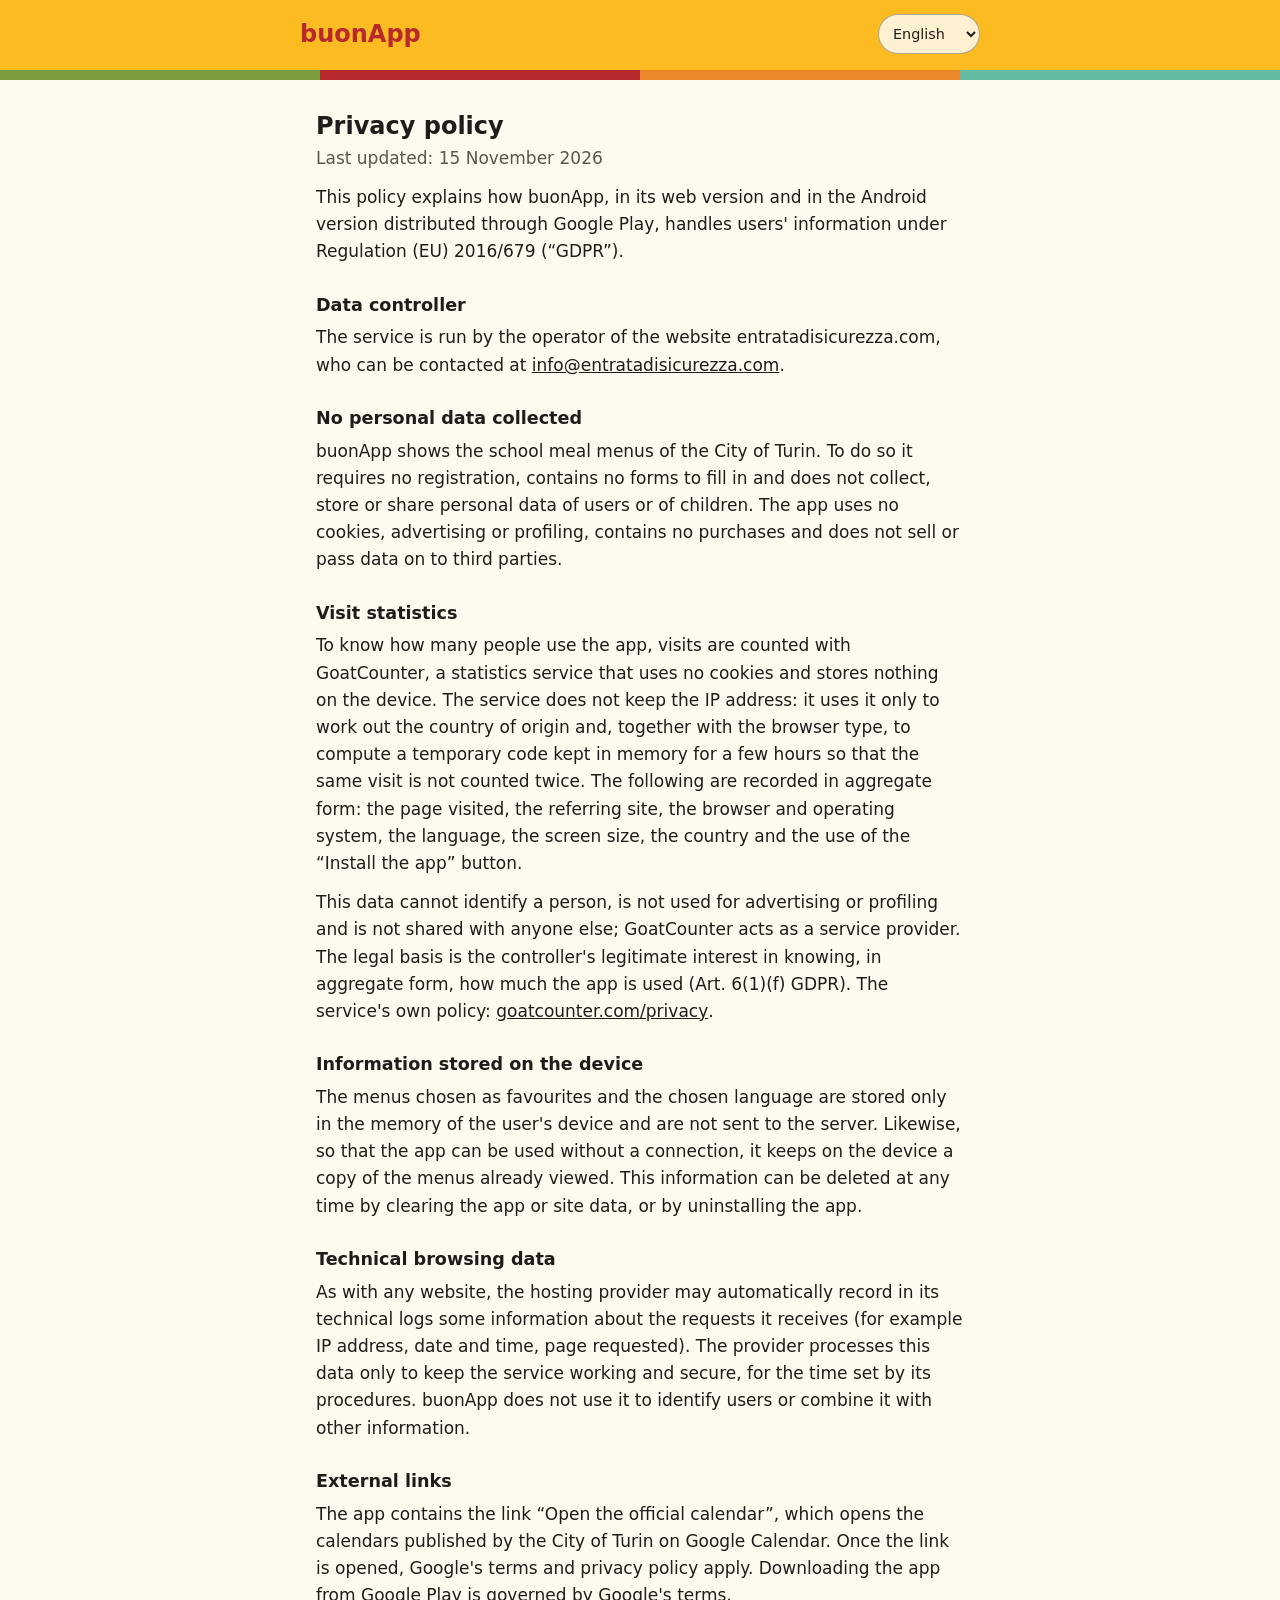
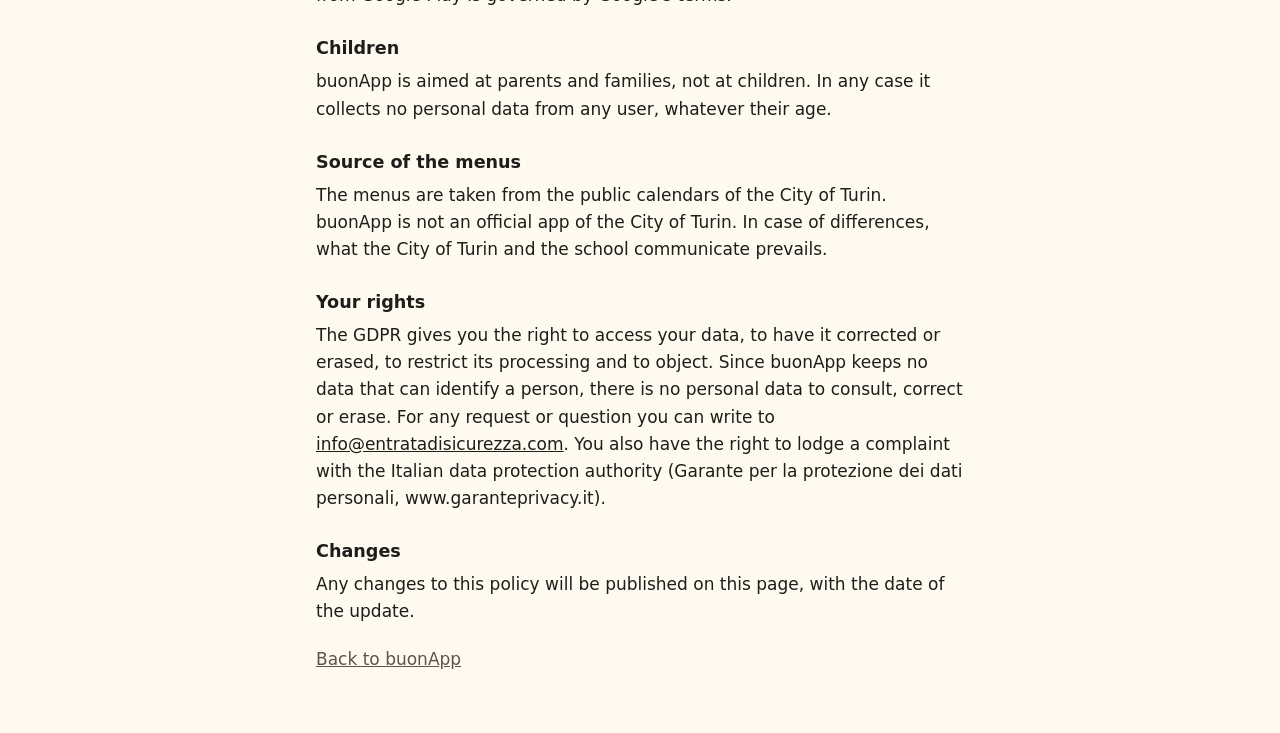
<file: play-store/privacy/buonapp/index.html>
<!doctype html>
<!-- File generato da docs/privacy/genera.py: non modificarlo a mano. -->
<html lang="it" dir="ltr">
<head>
<meta charset="utf-8">
<meta name="viewport" content="width=device-width, initial-scale=1, viewport-fit=cover">
<title>Informativa sulla privacy · buonApp</title>
<meta name="description" content="buonApp: informativa sulla privacy / privacy policy / politique de confidentialité / política de privacidad / سياسة الخصوصية">
<meta name="theme-color" content="#fcbb21">
<style>
:root{--giallo:#fcbb21;--verde:#7c9b3d;--rosso:#b8292d;--acqua:#63bba2;--arancio:#eb8829;
--sfondo:#fffaf0;--carta:#fff;--testo:#1f1d1a;--tenue:#5b554c;--bordo:#e8dfcf}
@media (prefers-color-scheme:dark){:root{--sfondo:#1b1915;--carta:#26231e;--testo:#f4efe6;--tenue:#c2b9aa;--bordo:#3a352d}}
*{box-sizing:border-box}html{-webkit-text-size-adjust:100%}
body{margin:0;background:var(--sfondo);color:var(--testo);
font:17px/1.6 system-ui,-apple-system,"Segoe UI",Roboto,"Noto Sans Arabic","Helvetica Neue",Arial,sans-serif}
header{background:var(--giallo);color:#1f1d1a;padding:calc(14px + env(safe-area-inset-top)) 16px 0}
.riga{max-width:680px;margin:0 auto;display:flex;align-items:center;justify-content:space-between;gap:12px;padding-bottom:16px}
.marchio{font-weight:800;font-size:1.5rem;color:#b8292d;text-decoration:none}
.strisce{height:10px;margin:0 -16px;background:linear-gradient(90deg,var(--verde) 0 25%,var(--rosso) 25% 50%,var(--arancio) 50% 75%,var(--acqua) 75% 100%)}
select{font:inherit;font-size:.9rem;min-height:40px;padding:4px 10px;border-radius:999px;border:1px solid rgb(31 29 26/.35);background:rgb(255 255 255/.8);color:#1f1d1a}
main{max-width:680px;margin:0 auto;padding:16px 16px 48px}
h1{font-size:1.5rem;line-height:1.2;margin:16px 0 4px}h2{font-size:1.1rem;line-height:1.3;margin:28px 0 8px}
p{margin:0 0 12px}.data,.torna{color:var(--tenue)}.torna{display:inline-block;margin-top:8px}
a{color:inherit}a:focus-visible,select:focus-visible{outline:3px solid var(--arancio);outline-offset:2px}
article + article{border-top:1px solid var(--bordo);margin-top:40px;padding-top:8px}
.js article{display:none}.js article.attiva{display:block;border:0;margin:0;padding:0}
</style>
<script>
(function(){var L={it:{dir:"ltr",titolo:"Informativa sulla privacy",etichetta:"Lingua"},en:{dir:"ltr",titolo:"Privacy policy",etichetta:"Language"},fr:{dir:"ltr",titolo:"Politique de confidentialité",etichetta:"Langue"},es:{dir:"ltr",titolo:"Política de privacidad",etichetta:"Idioma"},ar:{dir:"rtl",titolo:"سياسة الخصوصية",etichetta:"اللغة"}},d=document,h=d.documentElement,scelta='it',p=new URLSearchParams(location.search).get('lang'),s=null;
try{s=localStorage.getItem('buonapp.lingua')}catch(e){}
var c=[p,s].concat(navigator.languages||[navigator.language]);
for(var i=0;i<c.length;i++){var x=String(c[i]||'').toLowerCase().split('-')[0];if(L[x]){scelta=x;break}}
function mostra(l){h.lang=l;h.dir=L[l].dir;d.title=L[l].titolo+' · buonApp';
d.querySelectorAll('article').forEach(function(a){a.classList.toggle('attiva',a.lang===l)});
d.getElementById('lingua').value=l;d.getElementById('lingua').setAttribute('aria-label',L[l].etichetta)}
h.classList.add('js');d.addEventListener('DOMContentLoaded',function(){var sel=d.getElementById('lingua');sel.hidden=false;
sel.addEventListener('change',function(){mostra(sel.value);history.replaceState(null,'','?lang='+sel.value)});mostra(scelta)});})();
</script>
</head>
<body>
<header>
  <div class="riga">
    <a class="marchio" href="https://www.entratadisicurezza.com/buonapp/">buonApp</a>
    <select id="lingua" aria-label="Lingua" hidden><option value="it" lang="it">Italiano</option><option value="en" lang="en">English</option><option value="fr" lang="fr">Français</option><option value="es" lang="es">Español</option><option value="ar" lang="ar">العربية</option></select>
  </div>
  <div class="strisce" aria-hidden="true"></div>
</header>
<main>
  <article lang="it" dir="ltr">
    <h1>Informativa sulla privacy</h1>
    <p class="data">Ultimo aggiornamento: 15 novembre 2026</p>
    <p>La presente informativa descrive come buonApp, nella versione web e nella versione per Android distribuita tramite Google Play, tratta le informazioni degli utenti, ai sensi del Regolamento (UE) 2016/679 («GDPR»).</p>
    <h2>Titolare</h2>
    <p>Il titolare del servizio è il gestore del sito entratadisicurezza.com, che può essere contattato all'indirizzo <a href="mailto:info@entratadisicurezza.com" dir="ltr">info@entratadisicurezza.com</a>.</p>
    <h2>Nessun dato personale raccolto</h2>
    <p>buonApp mostra i menu della ristorazione scolastica della Città di Torino. Per farlo non richiede registrazione, non contiene moduli da compilare e non raccoglie, conserva o condivide dati personali degli utenti né dei bambini e delle bambine. L'applicazione non utilizza cookie, pubblicità o sistemi di profilazione, non contiene acquisti e non vende né cede dati a terzi.</p>
    <h2>Statistiche di visita</h2>
    <p>Per sapere quante persone usano l'applicazione, le visite sono contate con GoatCounter, un servizio di statistica che non usa cookie e non salva informazioni sul dispositivo. Il servizio non conserva l'indirizzo IP: lo utilizza solo per ricavare il paese di provenienza e, insieme al tipo di browser, per calcolare un codice temporaneo tenuto in memoria per poche ore, che serve a non contare due volte la stessa visita. Sono registrati in forma aggregata la pagina visitata, il sito di provenienza, il tipo di browser e di sistema operativo, la lingua, le dimensioni dello schermo, il paese e l'uso del pulsante «Installa l'app».</p>
    <p>Questi dati non permettono di identificare una persona, non sono utilizzati per pubblicità o profilazione e non sono condivisi con altri soggetti; GoatCounter agisce come fornitore del servizio. La base giuridica è il legittimo interesse del titolare a conoscere, in forma aggregata, quanto viene usata l'applicazione (art. 6, par. 1, lett. f del GDPR). Informativa del servizio: <a href="https://www.goatcounter.com/privacy" dir="ltr" rel="noopener">goatcounter.com/privacy</a>.</p>
    <h2>Informazioni salvate sul dispositivo</h2>
    <p>I menu scelti come preferiti e la lingua scelta sono salvati esclusivamente nella memoria del dispositivo dell'utente e non vengono trasmessi al server. Allo stesso modo, per consentire la consultazione anche in assenza di connessione, l'applicazione conserva sul dispositivo una copia dei menu già visualizzati. Tali informazioni possono essere eliminate in qualsiasi momento cancellando i dati dell'applicazione o del sito, oppure disinstallando l'applicazione.</p>
    <h2>Dati tecnici di navigazione</h2>
    <p>Come avviene per qualsiasi sito internet, il fornitore del servizio di hosting può registrare in modo automatico, nei propri log tecnici, alcune informazioni relative alle richieste ricevute (ad esempio indirizzo IP, data e ora, pagina richiesta). Tali dati sono trattati dal fornitore al solo fine di garantire il funzionamento e la sicurezza del servizio, per il tempo previsto dalle sue procedure. buonApp non li utilizza per identificare gli utenti né li associa ad altre informazioni.</p>
    <h2>Collegamenti esterni</h2>
    <p>L'applicazione contiene il collegamento «Vai al calendario ufficiale», che apre i calendari pubblicati dalla Città di Torino sul servizio Google Calendar. Una volta aperto il collegamento si applicano le condizioni e l'informativa privacy di Google. Il download dell'applicazione da Google Play è regolato dalle condizioni di Google.</p>
    <h2>Minori</h2>
    <p>buonApp è rivolta ai genitori e alle famiglie, non ai bambini. In ogni caso non raccoglie dati personali di alcun utente, qualunque sia la sua età.</p>
    <h2>Fonte dei menu</h2>
    <p>I menu sono ricavati dai calendari pubblici della Città di Torino. buonApp non è un'applicazione ufficiale della Città di Torino. In caso di differenze, fa fede quanto comunicato dalla Città di Torino e dalla scuola.</p>
    <h2>Diritti dell'utente</h2>
    <p>Il GDPR riconosce il diritto di accedere ai propri dati, di farli correggere o cancellare, di limitarne il trattamento e di opporsi. Poiché buonApp non conserva dati che permettano di riconoscere una persona, non vi sono dati personali da consultare, correggere o cancellare. Per qualsiasi richiesta o chiarimento è possibile scrivere a <a href="mailto:info@entratadisicurezza.com" dir="ltr">info@entratadisicurezza.com</a>. Resta salvo il diritto di proporre reclamo al Garante per la protezione dei dati personali (www.garanteprivacy.it).</p>
    <h2>Modifiche</h2>
    <p>Eventuali modifiche alla presente informativa saranno pubblicate su questa pagina, con l'indicazione della data di aggiornamento.</p>
    <p><a class="torna" href="https://www.entratadisicurezza.com/buonapp/?lang=it">Torna a buonApp</a></p>
  </article>
  <article lang="en" dir="ltr">
    <h1>Privacy policy</h1>
    <p class="data">Last updated: 15 November 2026</p>
    <p>This policy explains how buonApp, in its web version and in the Android version distributed through Google Play, handles users' information under Regulation (EU) 2016/679 (“GDPR”).</p>
    <h2>Data controller</h2>
    <p>The service is run by the operator of the website entratadisicurezza.com, who can be contacted at <a href="mailto:info@entratadisicurezza.com" dir="ltr">info@entratadisicurezza.com</a>.</p>
    <h2>No personal data collected</h2>
    <p>buonApp shows the school meal menus of the City of Turin. To do so it requires no registration, contains no forms to fill in and does not collect, store or share personal data of users or of children. The app uses no cookies, advertising or profiling, contains no purchases and does not sell or pass data on to third parties.</p>
    <h2>Visit statistics</h2>
    <p>To know how many people use the app, visits are counted with GoatCounter, a statistics service that uses no cookies and stores nothing on the device. The service does not keep the IP address: it uses it only to work out the country of origin and, together with the browser type, to compute a temporary code kept in memory for a few hours so that the same visit is not counted twice. The following are recorded in aggregate form: the page visited, the referring site, the browser and operating system, the language, the screen size, the country and the use of the “Install the app” button.</p>
    <p>This data cannot identify a person, is not used for advertising or profiling and is not shared with anyone else; GoatCounter acts as a service provider. The legal basis is the controller's legitimate interest in knowing, in aggregate form, how much the app is used (Art. 6(1)(f) GDPR). The service's own policy: <a href="https://www.goatcounter.com/privacy" dir="ltr" rel="noopener">goatcounter.com/privacy</a>.</p>
    <h2>Information stored on the device</h2>
    <p>The menus chosen as favourites and the chosen language are stored only in the memory of the user's device and are not sent to the server. Likewise, so that the app can be used without a connection, it keeps on the device a copy of the menus already viewed. This information can be deleted at any time by clearing the app or site data, or by uninstalling the app.</p>
    <h2>Technical browsing data</h2>
    <p>As with any website, the hosting provider may automatically record in its technical logs some information about the requests it receives (for example IP address, date and time, page requested). The provider processes this data only to keep the service working and secure, for the time set by its procedures. buonApp does not use it to identify users or combine it with other information.</p>
    <h2>External links</h2>
    <p>The app contains the link “Open the official calendar”, which opens the calendars published by the City of Turin on Google Calendar. Once the link is opened, Google's terms and privacy policy apply. Downloading the app from Google Play is governed by Google's terms.</p>
    <h2>Children</h2>
    <p>buonApp is aimed at parents and families, not at children. In any case it collects no personal data from any user, whatever their age.</p>
    <h2>Source of the menus</h2>
    <p>The menus are taken from the public calendars of the City of Turin. buonApp is not an official app of the City of Turin. In case of differences, what the City of Turin and the school communicate prevails.</p>
    <h2>Your rights</h2>
    <p>The GDPR gives you the right to access your data, to have it corrected or erased, to restrict its processing and to object. Since buonApp keeps no data that can identify a person, there is no personal data to consult, correct or erase. For any request or question you can write to <a href="mailto:info@entratadisicurezza.com" dir="ltr">info@entratadisicurezza.com</a>. You also have the right to lodge a complaint with the Italian data protection authority (Garante per la protezione dei dati personali, www.garanteprivacy.it).</p>
    <h2>Changes</h2>
    <p>Any changes to this policy will be published on this page, with the date of the update.</p>
    <p><a class="torna" href="https://www.entratadisicurezza.com/buonapp/?lang=en">Back to buonApp</a></p>
  </article>
  <article lang="fr" dir="ltr">
    <h1>Politique de confidentialité</h1>
    <p class="data">Dernière mise à jour : 15 novembre 2026</p>
    <p>Cette politique décrit comment buonApp, dans sa version web et dans sa version Android distribuée sur Google Play, traite les informations des utilisateurs, conformément au Règlement (UE) 2016/679 (« RGPD »).</p>
    <h2>Responsable du traitement</h2>
    <p>Le responsable du service est le gestionnaire du site entratadisicurezza.com, que l'on peut contacter à l'adresse <a href="mailto:info@entratadisicurezza.com" dir="ltr">info@entratadisicurezza.com</a>.</p>
    <h2>Aucune donnée personnelle collectée</h2>
    <p>buonApp affiche les menus de la restauration scolaire de la Ville de Turin. Pour cela, elle ne demande aucune inscription, ne contient aucun formulaire et ne collecte, ne conserve ni ne partage aucune donnée personnelle des utilisateurs ou des enfants. L'application n'utilise ni cookies, ni publicité, ni profilage, ne propose aucun achat et ne vend ni ne cède aucune donnée à des tiers.</p>
    <h2>Statistiques de visite</h2>
    <p>Pour savoir combien de personnes utilisent l'application, les visites sont comptées avec GoatCounter, un service de statistiques qui n'utilise pas de cookies et n'enregistre rien sur l'appareil. Le service ne conserve pas l'adresse IP : il l'utilise uniquement pour en déduire le pays d'origine et, avec le type de navigateur, pour calculer un code temporaire gardé en mémoire quelques heures, afin de ne pas compter deux fois la même visite. Sont enregistrés sous forme agrégée : la page visitée, le site de provenance, le navigateur et le système d'exploitation, la langue, la taille de l'écran, le pays et l'utilisation du bouton « Installer l'appli ».</p>
    <p>Ces données ne permettent pas d'identifier une personne, ne servent ni à la publicité ni au profilage et ne sont partagées avec personne ; GoatCounter agit en tant que prestataire. La base juridique est l'intérêt légitime du responsable à connaître, sous forme agrégée, l'utilisation de l'application (art. 6, par. 1, point f du RGPD). Politique du service : <a href="https://www.goatcounter.com/privacy" dir="ltr" rel="noopener">goatcounter.com/privacy</a>.</p>
    <h2>Informations enregistrées sur l'appareil</h2>
    <p>Les menus choisis comme favoris et la langue choisie sont enregistrés uniquement dans la mémoire de l'appareil de l'utilisateur et ne sont pas transmis au serveur. De même, pour permettre la consultation sans connexion, l'application conserve sur l'appareil une copie des menus déjà consultés. Ces informations peuvent être supprimées à tout moment en effaçant les données de l'application ou du site, ou en désinstallant l'application.</p>
    <h2>Données techniques de navigation</h2>
    <p>Comme pour tout site internet, l'hébergeur peut enregistrer automatiquement, dans ses journaux techniques, certaines informations sur les requêtes reçues (par exemple adresse IP, date et heure, page demandée). L'hébergeur traite ces données uniquement pour assurer le fonctionnement et la sécurité du service, pendant la durée prévue par ses procédures. buonApp ne les utilise pas pour identifier les utilisateurs et ne les associe à aucune autre information.</p>
    <h2>Liens externes</h2>
    <p>L'application contient le lien « Ouvrir le calendrier officiel », qui ouvre les calendriers publiés par la Ville de Turin sur Google Agenda. Une fois le lien ouvert, les conditions et la politique de confidentialité de Google s'appliquent. Le téléchargement de l'application depuis Google Play est régi par les conditions de Google.</p>
    <h2>Mineurs</h2>
    <p>buonApp s'adresse aux parents et aux familles, pas aux enfants. Dans tous les cas, elle ne collecte aucune donnée personnelle, quel que soit l'âge de l'utilisateur.</p>
    <h2>Source des menus</h2>
    <p>Les menus proviennent des calendriers publics de la Ville de Turin. buonApp n'est pas une application officielle de la Ville de Turin. En cas de différence, ce que communiquent la Ville de Turin et l'école fait foi.</p>
    <h2>Droits de l'utilisateur</h2>
    <p>Le RGPD reconnaît le droit d'accéder à ses données, de les faire rectifier ou effacer, d'en limiter le traitement et de s'y opposer. Comme buonApp ne conserve aucune donnée permettant de reconnaître une personne, il n'y a pas de données personnelles à consulter, rectifier ou effacer. Pour toute demande ou précision, vous pouvez écrire à <a href="mailto:info@entratadisicurezza.com" dir="ltr">info@entratadisicurezza.com</a>. Vous conservez le droit d'introduire une réclamation auprès de l'autorité italienne de protection des données (Garante per la protezione dei dati personali, www.garanteprivacy.it).</p>
    <h2>Modifications</h2>
    <p>Toute modification de cette politique sera publiée sur cette page, avec la date de mise à jour.</p>
    <p><a class="torna" href="https://www.entratadisicurezza.com/buonapp/?lang=fr">Retour à buonApp</a></p>
  </article>
  <article lang="es" dir="ltr">
    <h1>Política de privacidad</h1>
    <p class="data">Última actualización: 15 de noviembre de 2026</p>
    <p>Esta política describe cómo buonApp, en su versión web y en la versión para Android distribuida a través de Google Play, trata la información de los usuarios, conforme al Reglamento (UE) 2016/679 («RGPD»).</p>
    <h2>Responsable</h2>
    <p>El responsable del servicio es el gestor del sitio entratadisicurezza.com, con quien se puede contactar en <a href="mailto:info@entratadisicurezza.com" dir="ltr">info@entratadisicurezza.com</a>.</p>
    <h2>No se recogen datos personales</h2>
    <p>buonApp muestra los menús del comedor escolar del Ayuntamiento de Turín. Para ello no pide registro, no contiene formularios y no recoge, conserva ni comparte datos personales de los usuarios ni de los niños y niñas. La aplicación no utiliza cookies, publicidad ni sistemas de elaboración de perfiles, no contiene compras y no vende ni cede datos a terceros.</p>
    <h2>Estadísticas de visitas</h2>
    <p>Para saber cuántas personas usan la aplicación, las visitas se cuentan con GoatCounter, un servicio de estadísticas que no usa cookies y no guarda nada en el dispositivo. El servicio no conserva la dirección IP: la utiliza solo para deducir el país de procedencia y, junto con el tipo de navegador, para calcular un código temporal que se mantiene en memoria unas horas y sirve para no contar dos veces la misma visita. Se registran de forma agregada la página visitada, el sitio de procedencia, el navegador y el sistema operativo, el idioma, el tamaño de la pantalla, el país y el uso del botón «Instalar la app».</p>
    <p>Estos datos no permiten identificar a una persona, no se utilizan para publicidad ni para elaborar perfiles y no se comparten con nadie más; GoatCounter actúa como proveedor del servicio. La base jurídica es el interés legítimo del responsable en conocer, de forma agregada, cuánto se usa la aplicación (art. 6, apdo. 1, letra f del RGPD). Política del servicio: <a href="https://www.goatcounter.com/privacy" dir="ltr" rel="noopener">goatcounter.com/privacy</a>.</p>
    <h2>Información guardada en el dispositivo</h2>
    <p>Los menús elegidos como favoritos y el idioma elegido se guardan únicamente en la memoria del dispositivo del usuario y no se envían al servidor. Del mismo modo, para poder consultarla sin conexión, la aplicación conserva en el dispositivo una copia de los menús ya vistos. Esta información se puede eliminar en cualquier momento borrando los datos de la aplicación o del sitio, o desinstalando la aplicación.</p>
    <h2>Datos técnicos de navegación</h2>
    <p>Como ocurre con cualquier sitio web, el proveedor de alojamiento puede registrar automáticamente, en sus registros técnicos, alguna información sobre las solicitudes recibidas (por ejemplo dirección IP, fecha y hora, página solicitada). El proveedor trata estos datos únicamente para garantizar el funcionamiento y la seguridad del servicio, durante el tiempo previsto en sus procedimientos. buonApp no los utiliza para identificar a los usuarios ni los asocia a otra información.</p>
    <h2>Enlaces externos</h2>
    <p>La aplicación contiene el enlace «Abrir el calendario oficial», que abre los calendarios publicados por el Ayuntamiento de Turín en Google Calendar. Una vez abierto el enlace se aplican las condiciones y la política de privacidad de Google. La descarga de la aplicación desde Google Play se rige por las condiciones de Google.</p>
    <h2>Menores</h2>
    <p>buonApp está dirigida a los padres y a las familias, no a los niños. En cualquier caso, no recoge datos personales de ningún usuario, sea cual sea su edad.</p>
    <h2>Fuente de los menús</h2>
    <p>Los menús proceden de los calendarios públicos del Ayuntamiento de Turín. buonApp no es una aplicación oficial del Ayuntamiento de Turín. En caso de diferencias, prevalece lo que comuniquen el Ayuntamiento de Turín y el colegio.</p>
    <h2>Derechos del usuario</h2>
    <p>El RGPD reconoce el derecho a acceder a los propios datos, a rectificarlos o suprimirlos, a limitar su tratamiento y a oponerse. Como buonApp no conserva datos que permitan reconocer a una persona, no hay datos personales que consultar, rectificar o suprimir. Para cualquier solicitud o aclaración se puede escribir a <a href="mailto:info@entratadisicurezza.com" dir="ltr">info@entratadisicurezza.com</a>. Se mantiene el derecho a presentar una reclamación ante la autoridad italiana de protección de datos (Garante per la protezione dei dati personali, www.garanteprivacy.it).</p>
    <h2>Cambios</h2>
    <p>Cualquier cambio en esta política se publicará en esta página, con la fecha de actualización.</p>
    <p><a class="torna" href="https://www.entratadisicurezza.com/buonapp/?lang=es">Volver a buonApp</a></p>
  </article>
  <article lang="ar" dir="rtl">
    <h1>سياسة الخصوصية</h1>
    <p class="data">آخر تحديث: 15 نوفمبر 2026</p>
    <p>توضّح هذه السياسة كيف يتعامل تطبيق buonApp، في نسخته على الويب وفي نسخته لنظام أندرويد الموزَّعة عبر Google Play، مع معلومات المستخدمين، وفقًا للّائحة الأوروبية (EU) 2016/679 (اللائحة العامة لحماية البيانات «GDPR»).</p>
    <h2>المسؤول عن المعالجة</h2>
    <p>المسؤول عن الخدمة هو مدير موقع entratadisicurezza.com، ويمكن التواصل معه على العنوان <a href="mailto:info@entratadisicurezza.com" dir="ltr">info@entratadisicurezza.com</a>.</p>
    <h2>لا تُجمع أي بيانات شخصية</h2>
    <p>يعرض buonApp قوائم طعام المطاعم المدرسية لبلدية تورينو. ولا يتطلّب ذلك أي تسجيل، ولا يحتوي التطبيق على نماذج للتعبئة، ولا يجمع أو يحفظ أو يشارك أي بيانات شخصية للمستخدمين أو للأطفال. لا يستخدم التطبيق ملفات تعريف الارتباط (الكوكيز) ولا الإعلانات ولا أنظمة التنميط، ولا يحتوي على مشتريات، ولا يبيع البيانات ولا يسلّمها لأطراف أخرى.</p>
    <h2>إحصاءات الزيارات</h2>
    <p>لمعرفة عدد الأشخاص الذين يستخدمون التطبيق، تُحصى الزيارات بواسطة GoatCounter، وهي خدمة إحصاءات لا تستخدم الكوكيز ولا تحفظ أي شيء على الجهاز. لا تحتفظ الخدمة بعنوان IP: تستخدمه فقط لمعرفة بلد الزائر، ومع نوع المتصفح لحساب رمز مؤقت يبقى في الذاكرة بضع ساعات حتى لا تُحسب الزيارة نفسها مرتين. وتُسجَّل بصورة مجمّعة: الصفحة التي تمت زيارتها، والموقع المُحيل، ونوع المتصفح ونظام التشغيل، واللغة، وحجم الشاشة، والبلد، واستخدام زر «ثبّت التطبيق».</p>
    <p>لا تسمح هذه البيانات بتحديد هوية أي شخص، ولا تُستخدم للإعلانات أو التنميط، ولا تُشارَك مع أي جهة أخرى؛ وتعمل GoatCounter بصفتها مزوّد خدمة. الأساس القانوني هو المصلحة المشروعة للمسؤول في معرفة مدى استخدام التطبيق بصورة مجمّعة (المادة 6، الفقرة 1، البند (و) من اللائحة). سياسة الخدمة: <a href="https://www.goatcounter.com/privacy" dir="ltr" rel="noopener">goatcounter.com/privacy</a>.</p>
    <h2>المعلومات المحفوظة على الجهاز</h2>
    <p>القوائم المختارة كمفضّلة واللغة المختارة تُحفظ فقط في ذاكرة جهاز المستخدم ولا تُرسل إلى الخادم. وكذلك، لإتاحة التصفح دون اتصال، يحتفظ التطبيق على الجهاز بنسخة من القوائم التي سبق عرضها. يمكن حذف هذه المعلومات في أي وقت بمسح بيانات التطبيق أو الموقع، أو بإلغاء تثبيت التطبيق.</p>
    <h2>بيانات التصفح التقنية</h2>
    <p>كما في أي موقع على الإنترنت، قد يسجّل مزوّد خدمة الاستضافة تلقائيًا، في سجلاته التقنية، بعض المعلومات عن الطلبات الواردة (مثل عنوان IP والتاريخ والوقت والصفحة المطلوبة). يعالج المزوّد هذه البيانات فقط لضمان عمل الخدمة وأمنها، وللمدة التي تحددها إجراءاته. لا يستخدمها buonApp لتحديد هوية المستخدمين ولا يربطها بأي معلومات أخرى.</p>
    <h2>الروابط الخارجية</h2>
    <p>يحتوي التطبيق على الرابط «افتح التقويم الرسمي»، الذي يفتح التقاويم التي تنشرها بلدية تورينو على خدمة Google Calendar. بعد فتح الرابط تنطبق شروط Google وسياسة الخصوصية الخاصة بها. تنزيل التطبيق من Google Play يخضع لشروط Google.</p>
    <h2>القاصرون</h2>
    <p>buonApp موجَّه إلى أولياء الأمور والعائلات، وليس إلى الأطفال. وفي كل الأحوال لا يجمع بيانات شخصية لأي مستخدم مهما كان عمره.</p>
    <h2>مصدر قوائم الطعام</h2>
    <p>قوائم الطعام مأخوذة من التقاويم العامة لبلدية تورينو. buonApp ليس تطبيقًا رسميًا لبلدية تورينو. عند وجود اختلاف، يُعتمد ما تبلّغه بلدية تورينو والمدرسة.</p>
    <h2>حقوق المستخدم</h2>
    <p>تمنح اللائحة العامة لحماية البيانات حق الوصول إلى البيانات الشخصية وتصحيحها أو حذفها وتقييد معالجتها والاعتراض عليها. وبما أن buonApp لا يحتفظ ببيانات تسمح بالتعرّف على شخص، فلا توجد بيانات شخصية للاطلاع عليها أو تصحيحها أو حذفها. لأي طلب أو استفسار يمكن الكتابة إلى <a href="mailto:info@entratadisicurezza.com" dir="ltr">info@entratadisicurezza.com</a>. ويبقى لكم الحق في تقديم شكوى إلى الهيئة الإيطالية لحماية البيانات الشخصية (Garante per la protezione dei dati personali، www.garanteprivacy.it).</p>
    <h2>التعديلات</h2>
    <p>أي تعديل على هذه السياسة سيُنشر في هذه الصفحة مع ذكر تاريخ التحديث.</p>
    <p><a class="torna" href="https://www.entratadisicurezza.com/buonapp/?lang=ar">العودة إلى buonApp</a></p>
  </article>
</main>
</body>
</html>
</file>
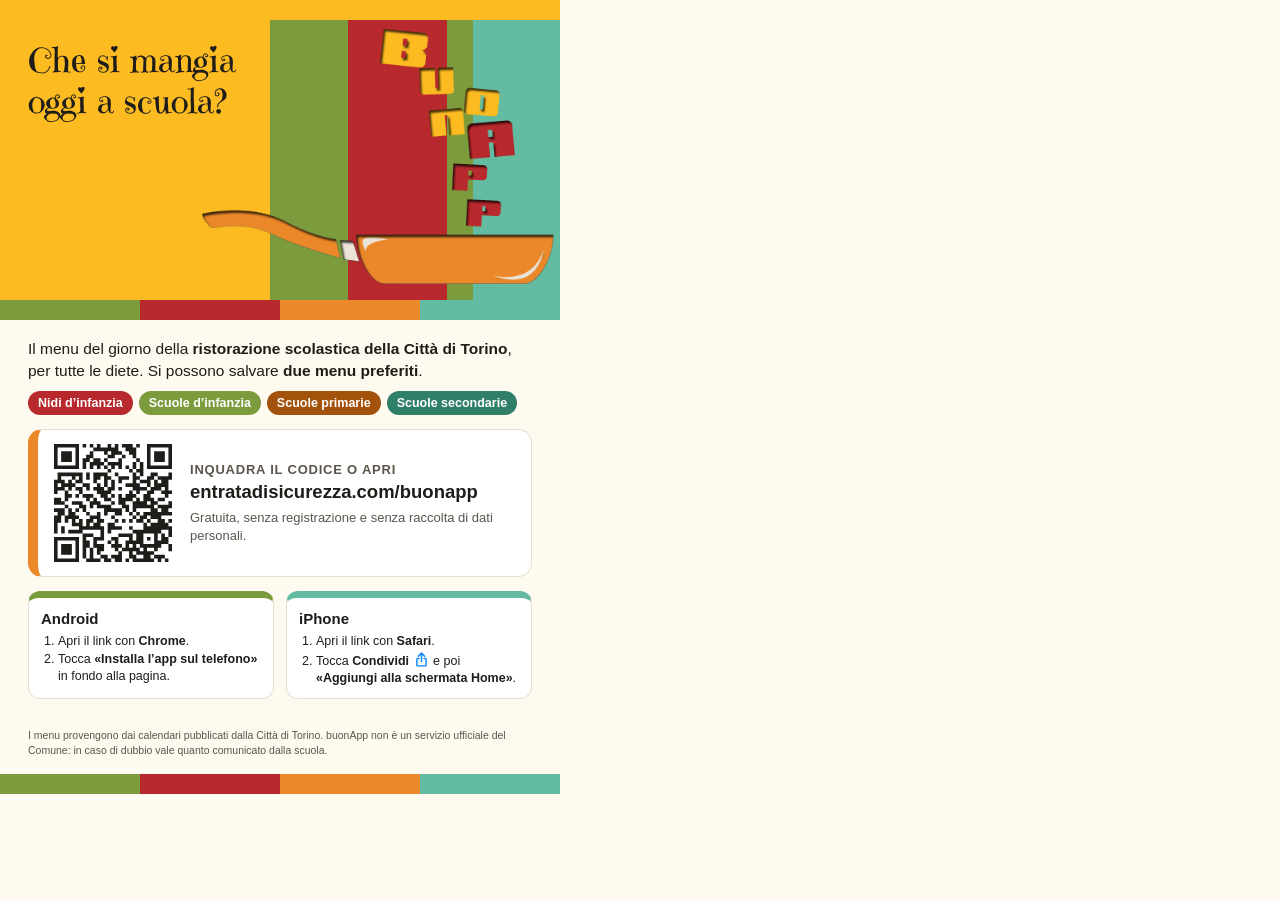
<file: docs/volantino/volantino.html>
<!doctype html>
<html lang="it"><head><meta charset="utf-8">
<style>
  @font-face { font-family: 'Black Ops One'; src: url(../../font/BlackOpsOne.woff2); }
  @font-face { font-family: 'Emilys Candy'; src: url(../../font/EmilysCandy.woff2); }
  :root { --giallo:#fcbb21; --verde:#7c9b3d; --rosso:#b8292d; --acqua:#63bba2; --arancio:#eb8829; --testo:#1f1d1a; --tenue:#5b554c; --carta:#fffaf0; }
  @page { size: 148mm 210mm; margin: 0; }
  * { box-sizing: border-box; }
  html, body { margin:0; }
  body { width:560px; height:794px; font-family: Inter, sans-serif; color: var(--testo); background: var(--carta); overflow:hidden; position:relative; }
  .testata { background: var(--giallo); height: 300px; position: relative; overflow:hidden; }
  .testata p { position:absolute; left:28px; top:40px; margin:0; font: 400 34px/1.2 'Emilys Candy', sans-serif; max-width: 210px; }
  .colonne { position:absolute; right:0; top:20px; bottom:0; width: 290px;
    background: linear-gradient(90deg, var(--verde) 0 27%, var(--rosso) 27% 61%, var(--verde) 61% 70%, var(--acqua) 70% 100%); }
  .testata img { position:absolute; right: 6px; bottom: 16px; width: 352px; }
  .strisce { height: 20px; background: linear-gradient(90deg, var(--verde) 0 25%, var(--rosso) 25% 50%, var(--arancio) 50% 75%, var(--acqua) 75% 100%); }
  .corpo { padding: 18px 28px 0; }
  .intro { font-size: 15.5px; line-height: 1.4; margin: 0 0 6px; }
  .fasce { display:flex; gap:6px; margin: 10px 0 14px; flex-wrap: wrap; }
  .fasce span { font-size: 12.5px; font-weight: 700; padding: 5px 10px; border-radius: 999px; color:#fff; }
  .link { display:flex; gap:18px; align-items:center; background:#fff; border:1px solid #e8dfcf; border-left: 10px solid var(--arancio); border-radius:14px; padding: 14px 16px; }
  .link img { width: 118px; height:118px; }
  .link b { display:block; font-size: 13px; text-transform: uppercase; letter-spacing: .06em; color: var(--tenue); }
  .link .url { font-size: 18.5px; font-weight: 800; margin: 4px 0 6px; word-break: break-all; }
  .link small { font-size: 13px; color: var(--tenue); line-height:1.35; display:block; }
  .istr { display:grid; grid-template-columns: 1fr 1fr; gap: 12px; margin-top: 14px; }
  .istr div { background:#fff; border:1px solid #e8dfcf; border-top: 7px solid var(--c); border-radius: 12px; padding: 10px 12px; font-size: 12.5px; line-height: 1.4; }
  .istr h2 { margin:0 0 4px; font-size: 15px; }
  .istr ol { margin:0; padding-left: 17px; }
  .condividi { width: 17px; height: 17px; vertical-align: -3px; }
  .piede { position:absolute; left:28px; right:28px; bottom: 26px; font-size: 10.5px; color: var(--tenue); line-height:1.4; }
  .fondo { position:absolute; left:0; right:0; bottom:0; }
</style></head>
<body>
  <div class="testata">
    <p>Che si mangia oggi a scuola?</p>
    <div class="colonne"></div>
    <img src="../../img/padella.png" alt="buonApp">
  </div>
  <div class="strisce"></div>
  <div class="corpo">
    <p class="intro">Il menu del giorno della <b>ristorazione scolastica della Città di Torino</b>, per tutte le diete. Si possono salvare <b>due menu preferiti</b>.</p>
    <div class="fasce">
      <span style="background:var(--rosso)">Nidi d’infanzia</span>
      <span style="background:var(--verde)">Scuole d’infanzia</span>
      <span style="background:#a3520b">Scuole primarie</span>
      <span style="background:#2f7f69">Scuole secondarie</span>
    </div>
    <div class="link">
      <img src="qr.svg" alt="">
      <div>
        <b>Inquadra il codice o apri</b>
        <div class="url">entratadisicurezza.com/buonapp</div>
        <small>Gratuita, senza registrazione e senza raccolta di dati personali.</small>
      </div>
    </div>
    <div class="istr">
      <div style="--c:var(--verde)">
        <h2>Android</h2>
        <ol><li>Apri il link con <b>Chrome</b>.</li><li>Tocca <b>«Installa l’app sul telefono»</b> in fondo alla pagina.</li></ol>
      </div>
      <div style="--c:var(--acqua)">
        <h2>iPhone</h2>
        <ol><li>Apri il link con <b>Safari</b>.</li><li>Tocca <b>Condividi</b> <svg class="condividi" viewBox="0 0 24 24" aria-label="icona Condividi"><path d="M12 3v12M7.5 7.5 12 3l4.5 4.5" fill="none" stroke="#0a84ff" stroke-width="2" stroke-linecap="round" stroke-linejoin="round"/><path d="M8.5 10.5H6.5a1 1 0 0 0-1 1V20a1 1 0 0 0 1 1h11a1 1 0 0 0 1-1v-8.5a1 1 0 0 0-1-1h-2" fill="none" stroke="#0a84ff" stroke-width="2" stroke-linecap="round"/></svg> e poi <b>«Aggiungi alla schermata Home»</b>.</li></ol>
      </div>
    </div>
  </div>
  <p class="piede">I menu provengono dai calendari pubblicati dalla Città di Torino. buonApp non è un servizio ufficiale del Comune: in caso di dubbio vale quanto comunicato dalla scuola.</p>
  <div class="strisce fondo"></div>
</body></html>
</file>
